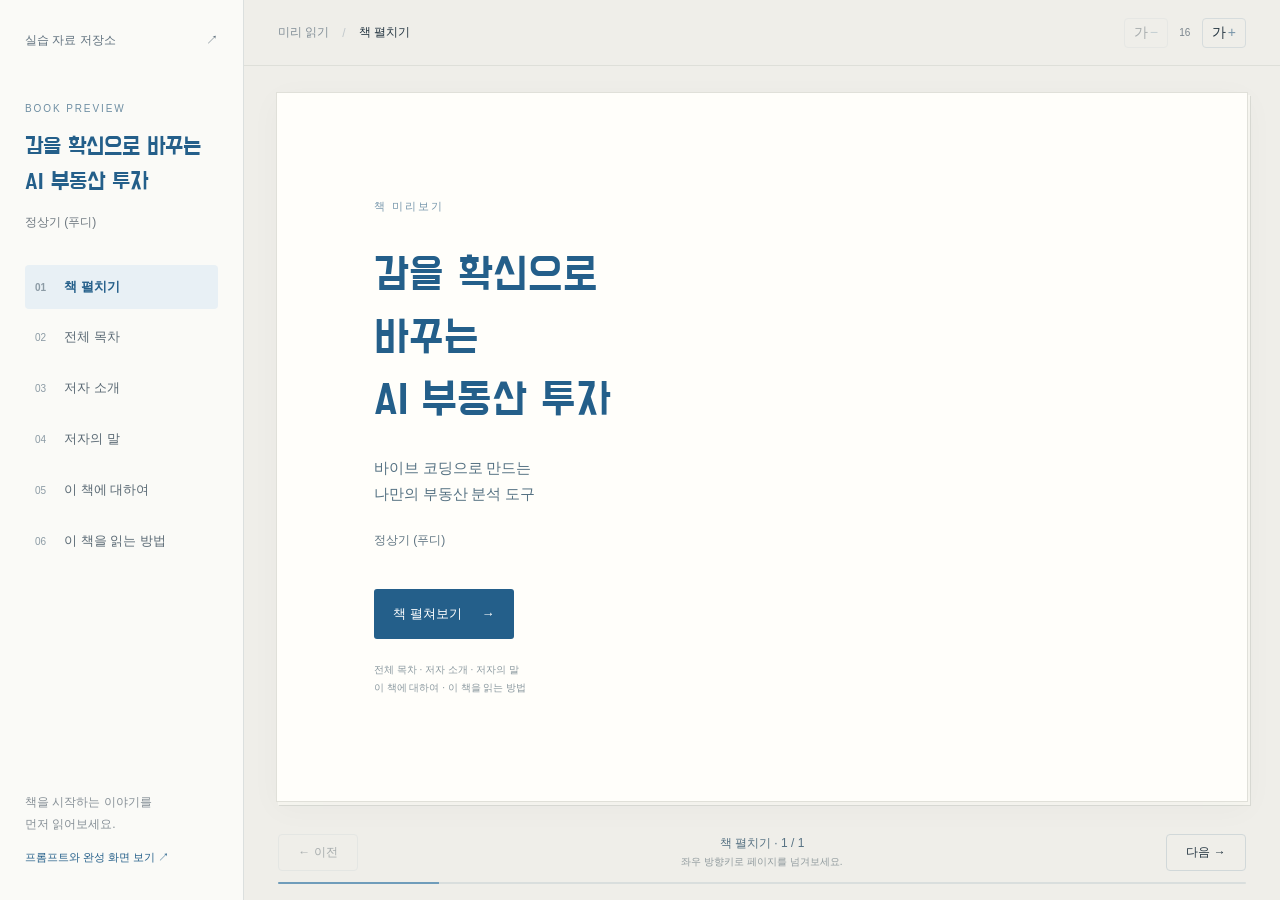
<file: preview/index.html>
<!doctype html>
<html lang="ko">
<head>
  <meta charset="utf-8">
  <meta name="viewport" content="width=device-width,initial-scale=1,viewport-fit=cover">
  <meta name="description" content="『감을 확신으로 바꾸는 AI 부동산 투자』의 전체 목차와 저자 소개, 저자의 말, 이 책에 대하여, 이 책을 읽는 방법을 미리 읽어보세요.">
  <meta name="theme-color" content="#f3f2ed">
  <title>책 미리보기 · 감을 확신으로 바꾸는 AI 부동산 투자</title>
  <link rel="stylesheet" href="reader.css">
</head>
<body>
  <a href="#reader" class="skip-link">본문으로 건너뛰기</a>
  <div class="app">
    <aside class="sidebar" id="sidebar" aria-label="미리보기 목차">
      <a class="sidebar-home" href="https://github.com/foodie-repository/real-estate-investment-analysis-with-claude-code">실습 자료 저장소 <span aria-hidden="true">↗</span></a>
      <div class="sidebar-book"><span>BOOK PREVIEW</span><p>감을 확신으로 바꾸는<br>AI 부동산 투자</p><small>정상기 (푸디)</small></div>
      <nav id="section-nav" aria-label="읽을 부분 선택"></nav>
      <div class="sidebar-bottom"><p>책을 시작하는 이야기를<br>먼저 읽어보세요.</p><a href="https://github.com/foodie-repository/real-estate-investment-analysis-with-claude-code#책의-목차">프롬프트와 완성 화면 보기 <span aria-hidden="true">↗</span></a></div>
    </aside>
    <button class="menu-backdrop" id="menu-backdrop" aria-label="목차 닫기" hidden></button>
    <main class="main">
      <header class="toolbar">
        <div class="toolbar-location"><button id="menu-toggle" class="icon-button menu-toggle" aria-controls="sidebar" aria-expanded="false" aria-label="미리보기 목차 열기"><span aria-hidden="true">☰</span></button><span class="toolbar-label">미리 읽기</span><span class="toolbar-divider" aria-hidden="true">/</span><span id="section-label">책 펼치기</span></div>
        <div class="font-controls" role="group" aria-label="본문 글자 크기"><button id="font-smaller" aria-label="글자 작게">가<span aria-hidden="true">−</span></button><span id="font-label" aria-live="polite">16</span><button id="font-larger" aria-label="글자 크게">가<span aria-hidden="true">+</span></button></div>
      </header>
      <div class="reading-stage" id="reading-stage">
        <div class="paper" id="paper">
          <div class="book-viewport" id="reader" tabindex="0" role="region" aria-label="책 미리보기 본문" aria-describedby="reader-help"><article class="book-flow" id="book-flow"></article></div>
        </div>
        <noscript><p class="no-script">페이지 넘김에는 JavaScript가 필요합니다. <a href="https://github.com/foodie-repository/real-estate-investment-analysis-with-claude-code#책의-목차">저장소에서 목차와 실습 자료를 확인할 수 있습니다.</a></p></noscript>
      </div>
      <footer class="reader-footer">
        <div class="navigation-row"><button id="previous" class="page-button" aria-label="이전 페이지"><span aria-hidden="true">←</span><span class="button-word"> 이전</span></button><div class="page-status"><span id="page-label" role="status" aria-live="polite">미리보기를 준비하고 있습니다.</span><small id="reader-help">좌우 방향키로 페이지를 넘겨보세요.</small></div><button id="next" class="page-button" aria-label="다음 페이지"><span class="button-word">다음 </span><span aria-hidden="true">→</span></button></div>
        <div class="progress-track" role="progressbar" aria-label="미리보기 읽기 진행" aria-valuemin="0" aria-valuemax="100" aria-valuenow="0" id="progress"><span id="progress-fill"></span></div>
      </footer>
    </main>
  </div>
  <script id="book-content" type="application/json">[{"id": "title", "title": "책 펼치기", "blocks": ["<div class=\"book-cover\"><p class=\"cover-eyebrow\">책 미리보기<\/p>\n<h1>감을 확신으로<br>바꾸는<br>AI 부동산 투자<\/h1>\n<p class=\"cover-subtitle\">바이브 코딩으로 만드는<br>나만의 부동산 분석 도구<\/p>\n<p class=\"cover-author\">정상기 (푸디)<\/p>\n<button type=\"button\" class=\"cover-open\" data-start>책 펼쳐보기 <span aria-hidden=\"true\">→<\/span><\/button>\n<p class=\"cover-note\">전체 목차 · 저자 소개 · 저자의 말<br>이 책에 대하여 · 이 책을 읽는 방법<\/p><\/div>"]}, {"id": "contents", "title": "전체 목차", "blocks": ["<h1>목차<\/h1>", "<h3 id=\"저자-소개\">저자 소개<\/h3>\n", "<h3 id=\"저자의-말\">저자의 말<\/h3>\n", "<h3 id=\"이-책에-대하여\">이 책에 대하여<\/h3>\n", "<div class=\"body-list\"><ul>\n<li>AI 대변혁의 시대<\/li>\n<li>부동산 투자 도구로 성장한 2026년의 AI<\/li>\n<li>단일 지표 투자 공식의 위험성<\/li>\n<li>프롬프트를 넘어 데이터 분석 자동화로<\/li>\n<\/ul>\n<\/div>", "<h3 id=\"이-책을-읽는-방법\">이 책을 읽는 방법<\/h3>\n", "<div class=\"body-list\"><ul>\n<li>이 책에서 완성할 여섯 가지 분석 도구<\/li>\n<li>시작하기 전에 준비할 것<\/li>\n<li>장별 구성과 읽는 순서<\/li>\n<li>프롬프트와 AI 답변을 읽는 법<\/li>\n<li>실습이 막혔을 때<\/li>\n<\/ul>\n<\/div>", "<h3 id=\"1부-바이브-코딩으로-부동산-데이터-분석-시작하기\">1부. 바이브 코딩으로 부동산 데이터 분석 시작하기<\/h3>\n", "<div class=\"body-paragraph\"><p><strong>1장. AI로 시작하는 데이터 기반 부동산 투자<\/strong><\/p>\n<\/div>", "<div class=\"body-list\"><ul>\n<li>1.1 자산 형성에서 부동산 투자의 역할<\/li>\n<li>1.2 정보와 감을 넘어 데이터로 판단하기<\/li>\n<li>1.3 손품·프롭테크의 한계와 AI가 바꾼 분석 방식<\/li>\n<li>1.4 바이브 코딩으로 나만의 부동산 분석 시작하기<\/li>\n<\/ul>\n<\/div>", "<div class=\"body-paragraph\"><p><strong>2장. 클로드 코드와 안티그래비티로 실습 환경 만들기<\/strong><\/p>\n<\/div>", "<div class=\"body-list\"><ul>\n<li>2.1 터미널의 역할과 기본 명령어<\/li>\n<li>2.2 파이썬 설치<\/li>\n<li>2.3 안티그래비티 IDE 설치<\/li>\n<li>2.4 클로드 코드 설치<\/li>\n<li>2.5 바이브 코딩 첫 경험<\/li>\n<li>2.6 프로젝트 환경 구축<\/li>\n<li>2.7 분석 도구 설치<\/li>\n<li>2.8 설치 확인과 첫 실행<\/li>\n<li>2.9 클로드 코드와 효과적으로 협업하는 법<\/li>\n<\/ul>\n<\/div>", "<div class=\"body-paragraph\"><p><strong>3장. 실거래가·KB부동산 데이터를 자동으로 모으고 다듬기<\/strong><\/p>\n<\/div>", "<div class=\"body-list\"><ul>\n<li>3.1 아파트 실거래가 데이터 수집<\/li>\n<li>3.2 KB부동산 통계 데이터 수집<\/li>\n<li>3.3 공동주택 정보 수집<\/li>\n<li>3.4 좌표 데이터 수집<\/li>\n<li>3.5 경계지도 수집<\/li>\n<li>3.6 데이터 수집 자동화<\/li>\n<li>3.7 아파트 실거래가 데이터 전처리<\/li>\n<\/ul>\n<\/div>", "<h3 id=\"2부-관심단지와-지역을-데이터로-분석하는-도구-만들기\">2부. 관심단지와 지역을 데이터로 분석하는 도구 만들기<\/h3>\n", "<div class=\"body-paragraph\"><p><strong>4장. 관심단지 실거래가를 자동으로 추적하는 시트 만들기<\/strong><\/p>\n<\/div>", "<div class=\"body-list\"><ul>\n<li>4.1 관심단지 시세 추적을 자동화하는 이유<\/li>\n<li>4.2 관심단지 트래킹을 설계하는 프롬프트<\/li>\n<li>4.3 구글 시트를 연결하고 대화로 관심단지 관리하기<\/li>\n<li>4.4 전세가율과 전고점 대비로 매수 후보 좁히기<\/li>\n<\/ul>\n<\/div>", "<div class=\"body-paragraph\"><p><strong>5장. 매수 시점별 아파트 수익률 계산기 만들기<\/strong><\/p>\n<\/div>", "<div class=\"body-list\"><ul>\n<li>5.1 매수 시점별 수익률 비교와 계산 기준<\/li>\n<li>5.2 수익률 계산기를 설계하는 프롬프트<\/li>\n<li>5.3 단지별·시점별 수익률 시트 만들기<\/li>\n<li>5.4 매수 시점·기간·면적에 따라 달라지는 수익률 비교<\/li>\n<\/ul>\n<\/div>", "<div class=\"body-paragraph\"><p><strong>6장. KB부동산 지수로 시장 흐름을 읽는 지도 대시보드 만들기<\/strong><\/p>\n<\/div>", "<div class=\"body-list\"><ul>\n<li>6.1 지도에서 읽는 지역 간 가격 확산<\/li>\n<li>6.2 KB부동산 대시보드를 설계하는 프롬프트<\/li>\n<li>6.3 KB부동산 대시보드를 실행하고 말로 고치기<\/li>\n<li>6.4 매매·전세·전세가율·거래량으로 읽는 시장 사이클<\/li>\n<\/ul>\n<\/div>", "<div class=\"body-paragraph\"><p><strong>7장. 거래량 지도로 지역 대장 단지를 찾는 대시보드 만들기<\/strong><\/p>\n<\/div>", "<div class=\"body-list\"><ul>\n<li>7.1 사람들의 실제 선택을 보여주는 지표<\/li>\n<li>7.2 거래량 지도 대시보드를 설계하는 프롬프트<\/li>\n<li>7.3 주소·좌표 연결과 거래량 순위를 AI에게 검증받기<\/li>\n<li>7.4 거래량 순위 지도를 실행하고 말로 고치기<\/li>\n<li>7.5 거래량과 회전율로 지역별 거래 흐름 읽기<\/li>\n<\/ul>\n<\/div>", "<div class=\"body-paragraph\"><p><strong>8장. 실거래가로 단지별 가격·갭을 비교하는 대시보드 만들기<\/strong><\/p>\n<\/div>", "<div class=\"body-list\"><ul>\n<li>8.1 여러 단지를 같은 기준으로 비교하기<\/li>\n<li>8.2 가격·갭 대시보드를 설계하는 프롬프트<\/li>\n<li>8.3 단지 연결과 대표가격을 AI에게 검증받기<\/li>\n<li>8.4 비교표·산점도·상자그림으로 단지 비교하기<\/li>\n<li>8.5 AI와 함께 매수 검토 단지 탐색하기<\/li>\n<\/ul>\n<\/div>", "<div class=\"body-paragraph\"><p><strong>9장. 단지 가격·거래량 대시보드와 AI 투자 분석 보고서 만들기<\/strong><\/p>\n<\/div>", "<div class=\"body-list\"><ul>\n<li>9.1 가격과 거래량을 함께 분석하는 이유<\/li>\n<li>9.2 가격·거래량 대시보드를 설계하는 프롬프트<\/li>\n<li>9.3 평형 계산·이상 거래 처리와 차트를 AI에게 검증받기<\/li>\n<li>9.4 가격·거래량 대시보드를 실행하고 말로 고치기<\/li>\n<li>9.5 단지 추세를 읽고 AI 투자 분석 보고서 만들기<\/li>\n<\/ul>\n<\/div>", "<h3 id=\"부록-대시보드를-점검하고-내-질문에-맞게-분석-확장하기\">부록. 대시보드를 점검하고 내 질문에 맞게 분석 확장하기<\/h3>\n", "<div class=\"body-paragraph\"><p><strong>부록 1. 부동산 데이터를 제대로 읽는 시각화 기본 원칙<\/strong><\/p>\n<\/div>", "<div class=\"body-list\"><ul>\n<li>질문과 기준이 분명한 좋은 차트<\/li>\n<li>차트보다 먼저 숫자 확인하기<\/li>\n<li>목적에 맞는 차트 고르기<\/li>\n<li>차트의 과장 여부 확인하기<\/li>\n<li>관찰과 해석 분리하기<\/li>\n<li>이 책에서 만든 대시보드에 적용하기<\/li>\n<li>AI에게 차트 검수를 맡길 때 쓰는 프롬프트<\/li>\n<li>한 페이지 체크리스트<\/li>\n<li>판단의 재료로 쓰는 차트<\/li>\n<\/ul>\n<\/div>", "<div class=\"body-paragraph\"><p><strong>부록 2. 책의 프롬프트를 바꾸어 나만의 대시보드 만들기<\/strong><\/p>\n<\/div>", "<div class=\"body-list\"><ul>\n<li>고칠 것인가, 새로 만들 것인가<\/li>\n<li>책의 문안에서 가져올 것, 바꿀 것, 뺄 것<\/li>\n<li>AI와 대화해 요구사항을 한 장으로 정리하기<\/li>\n<li>문안 점검과 첫 대시보드 만들기<\/li>\n<li>숫자를 원자료와 대조하기<\/li>\n<li>최종 문안을 저장하고 다른 질문으로 넓히기<\/li>\n<li>반복할 절차를 스킬로 저장하기<\/li>\n<li>이미 아는 사례로 스킬 확인하기<\/li>\n<li>처음 보는 질문에 같은 스킬 쓰기<\/li>\n<li>내 질문으로 바꾸고 확인하기<\/li>\n<\/ul>\n<\/div>", "<div class=\"body-paragraph\"><p><strong>부록 3. 세금까지 따져보는 매수와 매도<\/strong><\/p>\n<\/div>", "<div class=\"body-list\"><ul>\n<li>AI는 어떻게 도구를 사용하는가<\/li>\n<li>세금 법령 조회와 부동산 계산기 사용 준비하기<\/li>\n<li>AI의 질문에 답하며 내 상황 정리하기<\/li>\n<li>지역과 거래일에 맞는 계산 조건 확인하기<\/li>\n<li>기존 집을 팔고 새 집을 살 때의 세금과 필요자금 계산하기<\/li>\n<li>여러 주택의 매도 순서를 바꾸어 비교하기<\/li>\n<li>반복 계산을 자동화하고 다시 실행하기<\/li>\n<li>계산 결과를 확인하고 투자 판단에 활용하기<\/li>\n<\/ul>\n<\/div>", "<div class=\"body-paragraph\"><p><strong>부록 4. 실습에 다시 쓰는 참고 자료<\/strong><\/p>\n<\/div>", "<div class=\"body-list\"><ul>\n<li>용어 찾아보기<\/li>\n<li>장별 프롬프트 찾아보기와 후속 요청<\/li>\n<\/ul>\n<\/div>", "<h3 id=\"에필로그\">에필로그<\/h3>\n"]}, {"id": "author", "title": "저자 소개", "blocks": ["<h1 id=\"저자-소개\">저자 소개<\/h1>\n", "<div class=\"body-paragraph\"><p>지은이_ 정상기 (푸디)<\/p>\n<\/div>", "<div class=\"body-paragraph\"><p>데이터와 시각화를 통해 시장의 흐름을 읽어내는 데이터 분석가이자 실전 부동산 투자자다. 태블로<sup>Tableau<\/sup>를 비롯한 다양한 분석 도구를 활용해 복잡한 수치와 지표를 이해하기 쉬운 인사이트로 정리해 왔으며, 부동산과 거시경제 데이터 속에서 투자 판단에 필요한 핵심 신호를 포착하는 데 집중해 왔다. 숫자를 해석하는 분석가의 시선과 현장에서 검증해 온 투자자의 감각을 바탕으로 시장을 입체적으로 읽어내는 것이 특징이다.<\/p>\n<\/div>", "<div class=\"body-paragraph\"><p>최근에는 클로드 코드<sup>Claude Code<\/sup>, 코덱스, 제미나이<sup>Gemini<\/sup> 같은 AI 에이전트를 데이터 분석과 자동화 워크플로우에 적극적으로 접목하고 있다. 단순히 AI가 주는 답을 소비하는 데 그치지 않고, 문제를 구조화하고 AI가 제대로 이해하고 실행할 수 있도록 필요한 정보와 작업 흐름을 설계해 더 정확하고 실행 가능한 결과를 만들어 내는 과정에 몰두하고 있다. 전작 『<a href=\"https://www.yes24.com/product/goods/197068685\" target=\"_blank\" rel=\"noopener noreferrer\">난생처음 AI x 부동산 with 클로드, 제미나이, 챗GPT, 퍼플렉시티<\/a>』를 공동 집필하며 AI 기반 투자 분석의 가능성을 소개했고, 이번 책에서는 그 경험을 바탕으로 바이브 코딩<sup>Vibe Coding<\/sup>을 활용한 새로운 투자 리서치 방법론을 제안한다.<\/p>\n<\/div>"]}, {"id": "author-note", "title": "저자의 말", "blocks": ["<h1 id=\"저자의-말\">저자의 말<\/h1>\n", "<div class=\"body-paragraph\"><p><strong>정답을 건네기보다, 스스로 판단할 수 있는 힘을<\/strong><\/p>\n<\/div>", "<div class=\"body-paragraph\"><p>요즘 부동산에 관심을 갖고 공부하는 사람들이 많습니다. 주변에서도 비교할 지역이나 조건이 바뀔 때마다 여러 프롭테크 서비스를 오가며 필요한 데이터를 일일이 복사해 붙여 넣는 동료들을 자주 보았습니다. 그 모습을 보면서 바이브 코딩을 활용해 쌓은 경험과 시행착오를 나누어야겠다고 생각했습니다.<\/p>\n<\/div>", "<div class=\"body-paragraph\"><p>프롭테크는 흩어져 있던 실거래가와 시세, 매물, 학군과 교통 정보를 한곳에 모아 누구나 쉽게 볼 수 있게 했습니다. 다만 대부분의 서비스는 제공자가 미리 정한 지표와 화면을 중심으로 정보를 보여줍니다. 원하는 지역과 단지를 조회하기는 편리하지만, 각자의 질문에 맞춰 데이터를 조합하거나 분석 기준을 자유롭게 바꾸기는 어렵습니다. “가격은 오르는데 거래량은 왜 줄어들고 있을까?”, “비슷하게 움직이던 두 지역은 언제부터 무슨 이유로 흐름이 달라졌을까?”와 같은 질문에 답하려면 결국 데이터를 다시 모아 비교하고 스스로 해석해야 합니다.<\/p>\n<\/div>", "<div class=\"body-paragraph\"><p>전작 《<a href=\"https://www.yes24.com/product/goods/197068685\" target=\"_blank\" rel=\"noopener noreferrer\">난생처음 AI x 부동산 with 클로드, 제미나이, 챗GPT, 퍼플렉시티<\/a>》를 함께 집필하면서 생성형 AI가 부동산 투자 분석의 진입 장벽을 크게 낮출 가능성을 확인했습니다. 자연어로 질문하며 시장 상황을 분석하고 정부 정책을 정리하며 지역과 단지를 비교할 수 있다는 점은 분명 큰 변화였습니다. 이번 책에서는 그 경험을 실제 데이터 수집과 분석, 시각화로 확장했습니다. AI에게 답을 얻는 데서 그치지 않고, 필요한 데이터를 직접 모아 원하는 기준으로 분석하고 대시보드를 통해 시장의 변화를 꾸준히 관찰하는 방법을 다룹니다.<\/p>\n<\/div>", "<div class=\"body-paragraph\"><p>AI의 진짜 가치는 답변을 빨리 내놓는 데만 있지 않습니다. 생성형 AI의 답변은 새로운 관점을 얻는 좋은 출발점이지만, 중요한 투자 판단으로 이어가려면 어떤 데이터와 가정에 근거했는지 확인해야 합니다. 실제 데이터를 분석하고 차트와 지도에 나타내면 숫자만 볼 때 놓쳤던 관계가 드러납니다. 눈에 띄는 변화가 보이면 AI에게 원인을 묻고 관련 지표를 추가해 다시 분석할 수 있습니다. 다른 설명과 반대 근거도 함께 확인할 수 있습니다.<\/p>\n<\/div>", "<div class=\"body-paragraph\"><p>프롭테크가 데이터를 보여주는 창이라면, AI와 연결된 분석 환경은 그 데이터를 바탕으로 질문하고 실험하는 작업대에 가깝습니다. 대시보드에서 기간과 지역, 단지와 지표를 바꾸어 가며 시장의 변화를 비교하고, 새로 생긴 질문을 다시 분석에 반영할 수 있습니다. 이 과정을 통해 정해진 화면을 보는 데 머물지 않고, 각자의 질문에 맞는 분석을 직접 설계할 수 있습니다.<\/p>\n<\/div>", "<div class=\"body-paragraph\"><p>데이터 분석가이자 투자자로서 바이브 코딩으로 부동산 데이터를 수집하고 분석하며 반복 작업을 자동화해 왔습니다. 가격과 거래량의 변화는 차트와 지도에 나타내고, 대시보드로 시장의 흐름을 꾸준히 관찰했습니다. 이 방식의 효용성은 실제 작업을 통해 확인했습니다. 남은 고민은 그 경험과 시행착오를 어떻게 정리해야 전문 개발자가 아닌 독자도 자신만의 분석 체계를 만들 수 있을지였습니다. 그래서 실제 데이터를 수집하는 단계부터 분석과 시각화, 대시보드 구축, AI와의 상호작용까지 직접 따라갈 수 있는 순서로 이 책을 구성했습니다.<\/p>\n<\/div>", "<div class=\"body-paragraph\"><p>책 제목을 《감을 확신으로 바꾸는 AI 부동산 투자》라고 정한 까닭도 여기에 있습니다. 여기서 말하는 확신은 특정 지역의 가격이 반드시 오르리라는 믿음이 아닙니다. 막연한 직감을 하나의 가설로 세우고 데이터와 시각화로 검증한 뒤, 왜 이런 판단을 내렸는지 스스로 설명할 수 있는 상태를 뜻합니다. 어떤 조건이 달라지면 판단을 다시 검토해야 하는지도 알고 있어야 합니다. 근거가 부족하면 처음의 생각을 내려놓고, 새로운 데이터가 나오면 생각을 바꿀 수 있어야 합니다. 확신은 고집과 다릅니다.<\/p>\n<\/div>", "<div class=\"body-paragraph\"><p>이 책은 코딩 전문가를 위한 책이 아닙니다. 프롭테크의 정보를 조회하는 데서 한 걸음 더 나아가 자신만의 기준으로 시장을 비교하고 싶은 분, 반복되는 손품을 줄여 분석 체계를 만들고 싶은 분을 위해 썼습니다. 이 책에서 만드는 대시보드는 숫자를 보기 좋게 꾸민 결과물이 아니라 시장에 질문을 던지고 답을 여러 각도에서 확인하는 분석 도구입니다. 다른 사람의 해석에만 기대지 않고 필요한 자료를 직접 분석하고 검증한 뒤, 각자의 상황에 맞는 결정을 내리는 힘을 기르는 것이 이 책의 목표입니다.<\/p>\n<\/div>", "<div class=\"body-paragraph\"><p>AI와 데이터도 최종 판단을 대신하지 않습니다. 데이터의 출처와 집계 기준을 확인하고, 차트에서 발견한 패턴을 다른 지표와 함께 검증해야 합니다. 전문가의 의견 역시 유용한 참고 자료이지만, 누군가의 확신이 스스로 내려야 할 판단과 그에 따른 책임까지 대신해 주지는 않습니다. 직접 데이터를 다루고 질문하고 확인하는 일을 꾸준히 반복할 때 주체적으로 판단하는 힘이 길러집니다.<\/p>\n<\/div>", "<div class=\"body-paragraph\"><p>처음부터 거창한 시스템을 만들 필요는 없습니다. 관심 있는 지역의 실거래가를 불러오고 작은 차트 하나를 완성하는 것부터 시작하면 됩니다. 시장에 대한 감이 생기더라도 곧바로 확신하기보다 먼저 데이터로 확인해 보셨으면 합니다. 여러 신호를 비교하고 AI에게 다른 설명과 반대 근거를 물으며, 어떤 조건에서 판단을 바꿔야 하는지도 살펴보시기 바랍니다. 이런 습관이 쌓일 때 막연한 감은 비로소 데이터와 논리로 설명할 수 있는 확신이 됩니다.<\/p>\n<\/div>", "<div class=\"body-paragraph\"><p>이 책은 정답을 대신 말해주지 않습니다. AI의 답을 데이터로 검증하고, 숫자 속 관계를 시각화로 발견하고, 그 과정을 대시보드로 만들어 반복하는 방법을 알려드립니다. 프롭테크가 정보를 보는 방식을 바꾸었다면 AI와 바이브 코딩은 그 정보로 질문하고 분석하며 판단하는 방식을 바꾸고 있습니다. 독자 여러분도 이 변화를 직접 경험하기를 바랍니다.<\/p>\n<\/div>", "<div class=\"body-paragraph\"><p>마지막으로 주말에도 책을 쓰느라 충분히 놀아주지 못한 아빠를 이해하고 기다려 준 아들 서준이에게 고맙고 사랑한다는 말을 전합니다.<\/p>\n<\/div>", "<div class=\"body-paragraph\"><p>이 책의 내용을 비롯해 데이터와 시각화를 활용한 투자 분석에 관한 이야기를 함께 나누고 싶은 분은 언제든지 이메일로 연락해 주시기 바랍니다.<\/p>\n<\/div>", "<div class=\"body-paragraph\"><p><a href=\"mailto:datafoodie@naver.com\">datafoodie@naver.com<\/a><\/p>\n<\/div>"]}, {"id": "about", "title": "이 책에 대하여", "blocks": ["<h1 id=\"이-책에-대하여\">이 책에 대하여<\/h1>\n", "<h2 id=\"ai-대변혁의-시대\">AI 대변혁의 시대<\/h2>\n", "<div class=\"body-paragraph\"><p>2016년 3월, 알파고가 이세돌 9단을 4승 1패로 꺾었습니다. 많은 사람이 '인간이 기계에 졌다'고 받아들였습니다. 그 이후 약 10년 동안 바둑계는 큰 전환을 겪었습니다. 예전에는 기사들의 경험과 감각이 중심이었다면, 이제는 AI가 제시하는 수를 해석하고 검증하며 자기 것으로 만드는 과정이 실력의 핵심이 되었습니다. 중요한 점은, 바둑이 AI에 넘어간 것이 아니라 바둑이 AI와 공존하는 법을 익혔다는 사실입니다.<\/p>\n<\/div>", "<div class=\"body-paragraph\"><p>지금 우리가 맞이한 부동산 투자 환경도 다르지 않습니다. 과거에는 발품과 손품을 많이 팔거나, 몇몇 전문가의 의견을 빨리 듣는 사람이 유리했습니다. 핵심은 데이터의 양이 아니라, 데이터를 해석하고 판단하는 능력이 사실상 소수 전문가에게 집중되어 있었다는 점입니다. 그래서 많은 개인 투자자는 정보가 있어도 스스로 검증하기보다, 주변의 말이나 전문가의 해석에 기대어 의사결정을 내리곤 했습니다. 이제는 상황이 달라졌습니다. 누구나 AI를 활용해 공개 지표와 거래 데이터를 스스로 정리하고, 가설을 검증하며, 판단 근거를 점검할 수 있습니다. 이 변화 앞에서 투자자가 던져야 할 질문은 명확합니다. \"누구 말을 믿을까?\"가 아니라 \"어떤 근거로 내가 판단할까?\"<\/p>\n<\/div>", "<div class=\"body-paragraph\"><p>AI는 그 질문에 답하도록 돕는 가장 현실적인 도구입니다. 지역 데이터 정리, 거래 흐름 비교, 가설 검증, 시나리오 점검까지, AI는 사람이 놓치기 쉬운 패턴을 빠르게 드러내고 생각의 빈틈을 보여줍니다. 물론 최종 결정은 언제나 사람의 몫입니다. 그래서 필요한 태도는 <strong>AI에 맡기는 투자<\/strong>가 아니라 <strong>AI와 함께 더 깊이 생각하는 투자<\/strong>입니다.<\/p>\n<\/div>", "<div class=\"body-paragraph\"><p>이 책은 바로 그 전환을 위한 실전 안내서입니다. 전문가의 한마디를 따라가는 수동적 투자에서 벗어나, AI를 활용해 스스로 분석하고 스스로 결정하는 투자자로 이동하는 방법을 다룹니다. 바둑계가 그랬듯, 이제 부동산 투자도 AI와 공존하는 사람에게 더 유리한 게임이 되고 있습니다.<\/p>\n<\/div>", "<h2 id=\"부동산-투자-도구로-성장한-2026년의-ai\">부동산 투자 도구로 성장한 2026년의 AI<\/h2>\n", "<div class=\"body-paragraph\"><p>\"AI가 대단하다는 건 알겠는데, 아직은 이르지 않나?\"<\/p>\n<\/div>", "<div class=\"body-paragraph\"><p>불과 2년 전만 해도 그 말이 맞았습니다. 2024년 초의 AI는 그럴듯한 말을 잘 만들어냈지만, 정작 신뢰하기는 어려웠습니다. 없는 사실을 지어내는 일이 잦았고, 복잡한 계산은 틀리기 일쑤였으며, 긴 문서를 주면 중간 내용을 빠뜨리곤 했습니다. 신기하긴 한데 실무에 쓰기엔 아직이라는 평가가 지배적이었습니다.<\/p>\n<\/div>", "<div class=\"body-paragraph\"><p>하지만 2026년 현재 AI는 2년 전과 비교해볼 때, 할 수 있는 일의 범위가 눈에 띄게 넓어졌습니다.<\/p>\n<\/div>", "<div class=\"body-paragraph\"><p>적절한 지시를 주면 AI는 공공데이터 API 기반 수집·분석 코드 초안을 작성하고, 정부정책 자료·연구보고서·뉴스의 핵심을 정리해 줍니다. 특정 조건에 맞는 예상 수익률 시뮬레이션도 몇 분이면 만들어냅니다. 임장을 다녀온 뒤 현장 메모를 전달하면, 시세와 개발 호재까지 반영한 임장 보고서 초안도 빠르게 정리해 줍니다.<\/p>\n<\/div>", "<div class=\"body-paragraph\"><p>무엇보다 큰 변화는 소통의 방식입니다. 전문 개발자 수준의 문법 지식이 없어도, 일상 언어로 질문하고 요구사항을 구체화하면 실무에 쓸 분석 초안을 빠르게 만들 수 있습니다. \"현재 자금 상황이 이런데, A 지역과 B 지역 중 어디가 더 유리할까? 세금 문제까지 고려해서 비교해 줘\"라고 물으면, AI는 두 지역의 장단점과 세후 수익률 가정을 비교한 결과를 정리해 줍니다.<\/p>\n<\/div>", "<div class=\"body-paragraph\"><p>더 이상 AI의 한계를 이유로 도입을 미룰 수 있는 시기가 아닙니다. 이제 AI는 특별한 무기가 아니라, 엑셀이나 인터넷 검색처럼 당연히 쓰는 기본 도구가 되어가고 있습니다. 엑셀을 안 쓰는 직장인이 업무에서 불리하듯, AI를 활용하지 않는 투자자는 같은 시간에 더 적은 정보로 판단할 수밖에 없습니다.<\/p>\n<\/div>", "<div class=\"body-paragraph\"><p>지금이 시작하기에 좋은 시점인 이유도 분명합니다. AI 도구는 상당히 발전되었고, 진입 장벽은 그 어느 때보다 낮아졌습니다. 이 기회를 먼저 활용하는 사람과 그렇지 않은 사람의 차이는 시간이 갈수록 커질 가능성이 높습니다.<\/p>\n<\/div>", "<h2 id=\"단일-지표-투자-공식의-위험성\">단일 지표 투자 공식의 위험성<\/h2>\n", "<div class=\"body-paragraph\"><p>부동산 시장의 역사를 데이터로 깊게 분석해보면 분명해지는 사실이 있습니다. <strong>한두 개 지표만으로 통하는 만능 공식<\/strong>은 없습니다.<\/p>\n<\/div>", "<div class=\"body-paragraph\"><p>거래량, 전세가율, 입주물량은 분명 중요한 신호입니다. 하지만 이 지표들만 보고 투자 결론을 내리면 시장을 지나치게 단편적으로 해석하게 됩니다. 같은 거래량 증가라도 금리 국면, 대출 규제, 지역별 수요 구조, 공급의 질과 양, 매수 심리에 따라 의미는 전혀 달라질 수 있습니다. 전세가율이 높다는 이유만으로 안전하다고 볼 수도 없고, 입주물량이 많다는 이유만으로 무조건 하락을 단정할 수도 없습니다.<\/p>\n<\/div>", "<div class=\"body-paragraph\"><p>결국 부동산 투자는 단순 산수가 아니라 <strong>고차방정식<\/strong>에 가깝습니다. 여러 변수가 서로 영향을 주고받고, 같은 변수라도 시점과 지역에 따라 다른 결과를 만듭니다. 그래서 단일 지표 공식에 기대는 투자는 판단을 쉽게 만들어 주는 대신, 실패 확률을 키울 위험이 있습니다.<\/p>\n<\/div>", "<div class=\"body-paragraph\"><p>필요한 것은 정답 공식이 아니라 판단 체계입니다. 여러 지표를 함께 읽고, 서로 충돌하는 신호를 검증하고, 시나리오별 리스크를 점검하는 과정이 결국 성패를 가릅니다. AI는 바로 이 복잡한 판단 과정을 더 빠르고 촘촘하게 수행하도록 돕는 도구입니다.<\/p>\n<\/div>", "<h2 id=\"프롬프트를-넘어-데이터-분석-자동화로\">프롬프트를 넘어 데이터 분석 자동화로<\/h2>\n", "<div class=\"body-paragraph\"><p>필자의 전작 『<a href=\"https://www.yes24.com/product/goods/197068685\" target=\"_blank\" rel=\"noopener noreferrer\">난생처음 AI x 부동산 with 클로드, 제미나이, 챗GPT, 퍼플렉시티<\/a>』는 AI를 처음 접하는 투자자를 위한 입문서였습니다. 챗GPT, 제미나이 같은 AI 채팅 앱에서 프롬프트만으로 거시경제와 정부정책을 분석하고, 자신의 예산에 맞는 지역과 단지를 선정하고, 임장 체크리스트를 작성하는 등의 방법을 다루었습니다. 코드는 한 줄도 쓰지 않았습니다. 프롬프트만으로도 놀라울 만큼 많은 것을 할 수 있다는 것을 보여주는 것이 그 책의 목표였습니다.<\/p>\n<\/div>", "<div class=\"body-paragraph\"><p>전작에서 소개한 프롬프트는 AI와 대화하며 투자 분석을 시작하는 강력한 출발점이었습니다. 바이브 코딩은 그 경험을 데이터와 실행의 영역으로 한 걸음 더 확장합니다. 필요한 데이터를 직접 수집하고, 수천만 건의 실거래가를 원하는 기준으로 분석하며, 여러 지역의 흐름을 차트와 지도에서 비교할 수 있습니다. 반복 작업을 자동화하고 대시보드로 꾸준히 관찰하는 체계를 갖추면, AI와의 대화는 일회성 답변을 넘어 자신만의 분석 환경으로 이어집니다.<\/p>\n<\/div>", "<div class=\"body-paragraph\"><p>이번 책은 그 확장 과정을 직접 따라갈 수 있도록 구성했습니다.<\/p>\n<\/div>", "<div class=\"body-paragraph\"><p>이를 위해 우리는 <strong>바이브 코딩<\/strong>이라는 새로운 방식을 사용합니다. 바이브 코딩이란 AI에 자연어로 원하는 것을 설명하면, AI가 코드를 작성해주는 개발 방식입니다. 프로그래밍 문법을 외울 필요가 없습니다. \"이 API에서 서울 아파트 실거래가를 수집해서 데이터베이스에 저장해줘\"라고 말하면 AI가 코드를 만들고 실행하며, 오류가 나면 수정안을 제시하거나 직접 수정을 시도합니다. 실행 결과는 반드시 직접 확인해야 합니다. AI와 대화하면서 자연스럽게 데이터 수집, 전처리, 분석, 시각화의 전 과정을 경험하게 됩니다.<\/p>\n<\/div>", "<div class=\"body-paragraph\"><p>이 책을 마치면 다음과 같은 것들을 직접 할 수 있게 됩니다.<\/p>\n<\/div>", "<div class=\"body-list\"><ul>\n<li>공공데이터 API에서 아파트 실거래가와 KB 데이터를 수집하여 나만의 데이터베이스를 구축합니다<\/li>\n<li>특정 지역의 가격 흐름과 거래량 추이를 차트로 시각화하고 해석합니다<\/li>\n<li>관심 단지의 가격 변동을 추적하는 대시보드를 만들어 반복 모니터링합니다<\/li>\n<li>여러 지역·단지의 가격과 매매·전세 갭을 비교하고, AI와 차이의 이유를 검토하여 매수 검토 후보를 정리합니다<\/li>\n<li>전세가율, 수익률 등을 계산하여 투자 판단의 근거를 만듭니다<\/li>\n<li>거래량 데이터를 지도 위에 표시하여 시계열 변화에 따른 지역별 거래 흐름과 선호도를 한눈에 파악합니다<\/li>\n<li>대시보드 시각화 차트를 AI에 전달하여, 정책·경제·수급·심리까지 반영한 종합 투자 분석 보고서를 작성합니다<\/li>\n<\/ul>\n<\/div>", "<div class=\"body-paragraph\"><p>부록에서는 클로드 코드와 함께 부동산 관련 법령을 찾아보고 부동산 계산기로 예상 세액을 계산해 봅니다. 이 과정에서 AI에 외부 도구를 연결하는 MCP, AI가 웹페이지를 열고 값을 입력하는 브라우저 유즈, 자주 쓰는 작업 절차를 AI가 불러 쓰도록 정리한 스킬의 쓰임을 익힙니다.<\/p>\n<\/div>", "<div class=\"body-paragraph\"><p>핵심은 코딩 실력을 키우는 것이 아닙니다. <strong>데이터를 직접 다루는 경험을 통해, 남의 해석에 기대지 않고 스스로 판단할 수 있는 힘을 기르는 것<\/strong>입니다. 유튜버가 \"이 지역이 뜬다\"고 말할 때, 실거래가 데이터를 직접 꺼내서 확인할 수 있는 사람과 그렇지 못한 사람의 차이는 큽니다.<\/p>\n<\/div>", "<div class=\"body-paragraph\"><p>이 책의 실습 프로젝트를 따라하다 보면, 점진적으로 자신만의 부동산 투자 분석 시스템을 구축할 수 있을 것입니다. 지면의 한계로 모든 것을 다루지는 못하지만, 이 책에서 익힌 원리와 기술을 바탕으로 스스로 더 고도화된 분석 시스템을 확장해 나갈 수 있을 것입니다.<\/p>\n<\/div>", "<div class=\"body-paragraph\"><p>그리고 이 책에서 익히는 바이브 코딩은 부동산 분석에만 쓰이는 기술이 아닙니다. AI에 말로 설명해서 원하는 결과를 만들어내는 능력은 어디에든 적용됩니다. 회사에서 매달 반복하는 보고서를 자동화할 수도 있고, 매출 데이터를 직접 분석해서 의사결정에 활용할 수도 있습니다. 바이브 코딩은 부동산 투자를 위한 도구이자, 동시에 AI 시대를 살아가는 데 필요한 기본 역량입니다.<\/p>\n<\/div>", "<div class=\"body-paragraph\"><p>이 책에서 다루는 바이브 코딩과 데이터 분석은 바로 그 토대가 되는 기술입니다. 이 기초를 탄탄히 다져두면, 어느새 AI라는 가장 든든한 도구를 손에 쥔, 더 이상 복잡한 시장 앞에서도 흔들리지 않는 단단한 투자자로 성장한 자신을 발견하게 될 것입니다.<\/p>\n<\/div>"]}, {"id": "reading-guide", "title": "이 책을 읽는 방법", "blocks": ["<h1 id=\"이-책을-읽는-방법\">이 책을 읽는 방법<\/h1>\n", "<div class=\"body-paragraph\"><p>이 책은 코딩을 한 번도 해보지 않은 독자를 기준으로 썼습니다. 처음 보는 도구와 용어가 많지만, 필요한 설명은 해당하는 장에서 하나씩 합니다. 본격적으로 시작하기 전에 이 책에서 무엇을 만들게 되는지 완성 화면으로 먼저 보여드리고, 무엇을 준비하고 어떤 순서로 읽으면 좋은지, 실습이 막혔을 때 어디를 보면 되는지 안내합니다.<\/p>\n<\/div>", "<h2 id=\"이-책에서-완성할-여섯-가지-분석-도구\">이 책에서 완성할 여섯 가지 분석 도구<\/h2>\n", "<div class=\"body-paragraph\"><p>이 책은 이론서가 아닙니다. 처음부터 끝까지 직접 만들어보는 실습서입니다. 책을 다 읽고 나면, 여러분의 컴퓨터에는 데이터를 자동으로 모으는 수집 시스템과 그 데이터로 시장과 단지를 분석하는 여섯 가지 도구가 갖춰져 있을 것입니다.<\/p>\n<\/div>", "<h3 id=\"모든-도구의-바탕-데이터-자동-수집-시스템\">모든 도구의 바탕: 데이터 자동 수집 시스템<\/h3>\n", "<div class=\"body-paragraph\"><p>공공데이터포털, KB부동산, 국토교통부 API에서 아파트 실거래가, 전월세, 매매가격지수 등의 데이터를 자동으로 수집하여 데이터베이스에 저장하는 시스템입니다. 한 번 설정하면 매일 자동으로 최신 데이터가 쌓입니다. 3장에서 만드는 이 수집 시스템 위에서, 4장부터 9장까지 다음 여섯 가지 분석 도구를 하나씩 만듭니다.<\/p>\n<\/div>", "<h3 id=\"1-관심단지-자동-트래킹-시스템4장\">1. 관심단지 자동 트래킹 시스템(4장)<\/h3>\n", "<div class=\"body-paragraph\"><p>관심 있는 아파트 단지들의 실거래가, 전세가, 전세가율, 전고점 대비 증감률을 자동으로 조회하고 계산하여 구글 시트에 기록하는 시스템입니다. 클로드 코드에 \"트래킹 실행해줘\" 한마디면 수십 개 단지의 시세가 한 번에 업데이트됩니다.<\/p>\n<\/div>", "<figure class=\"manual-figure\">\n<img src=\"assets/revision-image29.png\" alt=\"관심단지 자동 트래킹 시스템(4장), 구글 시트에 자동 기록된 트래킹 결과\">\n<figcaption class=\"manual-caption\">관심단지 자동 트래킹 시스템(4장), 구글 시트에 자동 기록된 트래킹 결과<\/figcaption>\n<\/figure>\n\n", "<h3 id=\"2-수익률-계산기5장\">2. 수익률 계산기(5장)<\/h3>\n", "<div class=\"body-paragraph\"><p>관심단지를 과거의 특정 시점에 샀다면 수익률이 어땠을지 실거래가로 계산해 구글 시트에 정리하는 도구입니다. 매수 시점과 보유 기간, 단지와 면적을 바꿔 가며 갭과 전세 레버리지에 따라 결과가 어떻게 달라지는지 비교합니다. 이렇게 여러 단지 가운데 어느 단지가 더 많이 올랐고 수익률이 높았는지 살펴보면서, 수익률이 높았던 단지들에서 반복되는 패턴을 찾아봅니다.<\/p>\n<\/div>", "<figure class=\"manual-figure\">\n<img src=\"assets/revision-image36.png\" alt=\"수익률 계산기(5장), 자동 생성된 수익률 비교 시트\">\n<figcaption class=\"manual-caption\">수익률 계산기(5장), 자동 생성된 수익률 비교 시트<\/figcaption>\n<\/figure>\n\n", "<h3 id=\"3-kb부동산-시각화-대시보드6장\">3. KB부동산 시각화 대시보드(6장)<\/h3>\n", "<div class=\"body-paragraph\"><p>KB부동산에서 제공하는 매매가격지수, 전세가격지수, 전세가율 데이터를 지도 위에 색상으로 표현하는 대시보드입니다. 전국 시군구별 가격 변동과 거래량을 한눈에 비교할 수 있어, 지금 어느 지역이 오르고 있는가라는 거시적 질문에 시각적으로 답해줍니다.<\/p>\n<\/div>", "<figure class=\"manual-figure\">\n<img src=\"assets/revision-image61.png\" alt=\"KB부동산 시각화 대시보드(6장), 코로플레스 지도 2×2 배치\">\n<figcaption class=\"manual-caption\">KB부동산 시각화 대시보드(6장), 코로플레스<sup>Choropleth<\/sup> 지도 2×2 배치<\/figcaption>\n<\/figure>\n\n", "<figure class=\"manual-figure\">\n<img src=\"assets/revision-image51.png\" alt=\"KB부동산 시각화 대시보드(6장), 시계열 분석(선 그래프 + 히트맵)\">\n<figcaption class=\"manual-caption\">KB부동산 시각화 대시보드(6장), 시계열 분석(선 그래프 + 히트맵)<\/figcaption>\n<\/figure>\n\n", "<h3 id=\"4-거래량-지도-대시보드7장\">4. 거래량 지도 대시보드(7장)<\/h3>\n", "<div class=\"body-paragraph\"><p>거래량에는 사람들의 실제 선택이 남습니다. 오래 고민한 끝에 매수 버튼을 누른 결과가 숫자로 쌓이는 것입니다. 이 대시보드는 거래량을 지도 위에 올려, 사람들이 실제로 어디에 돈을 썼는지를 시각화합니다. 단지 규모를 보정하는 회전율까지 더해 선호도, 선호의 이동, 엑시트 가능성까지 한눈에 읽을 수 있습니다.<\/p>\n<\/div>", "<figure class=\"manual-figure\">\n<img src=\"assets/revision-ch07_trade_map_preview.png\" alt=\"거래량 지도 대시보드(7장), 포인트 마커 지도\">\n<figcaption class=\"manual-caption\">거래량 지도 대시보드(7장), 포인트 마커<sup>Marker<\/sup> 지도<\/figcaption>\n<\/figure>\n\n", "<h3 id=\"5-실거래가-가격갭-비교-대시보드8장\">5. 실거래가 가격·갭 비교 대시보드(8장)<\/h3>\n", "<div class=\"body-paragraph\"><p>여러 지역의 단지를 한 표에 놓고 매매가격, 신규 전세가격, 갭과 고점 대비 수준을 비교하는 도구입니다. 정렬과 필터를 바꾸며 눈에 띄는 단지를 찾고, AI와 과거 이력과 외부 자료를 확인해 그 차이의 이유를 검토합니다. 8장에서는 비교 근거와 다음 확인 사항이 있는 후보 목록을 만듭니다.<\/p>\n<\/div>", "<figure class=\"manual-figure\">\n<img src=\"assets/revision-ch08_price_gap_preview.png\" alt=\"실거래가 가격·갭 비교 대시보드(8장), 서울·경기·인천의 30평대 가격·갭 비교표와 비교 조건을 고르는 사이드바\">\n<figcaption class=\"manual-caption\">실거래가 가격·갭 비교 대시보드(8장), 여러 지역의 아파트를 함께 보는 비교표<\/figcaption>\n<\/figure>\n\n", "<h3 id=\"6-가격-및-거래량-대시보드9장\">6. 가격 및 거래량 대시보드(9장)<\/h3>\n", "<div class=\"body-paragraph\"><p>특정 지역, 특정 단지의 매매가와 거래량 추이를 한눈에 보여주는 대시보드입니다. 가격과 거래량을 함께 보면 매수 타이밍을 판단하는 데 결정적인 힌트를 얻을 수 있습니다. 9장에서는 이 대시보드와 6·7장의 화면을 AI에 전달해 종합 투자 분석 보고서를 작성하는 방법도 다룹니다.<\/p>\n<\/div>", "<figure class=\"manual-figure\">\n<img src=\"assets/revision-image58.png\" alt=\"가격 및 거래량 대시보드(9장), 시계열 차트\">\n<figcaption class=\"manual-caption\">가격 및 거래량 대시보드(9장), 시계열 차트<\/figcaption>\n<\/figure>\n\n", "<div class=\"body-paragraph\"><p>이 여섯 가지 도구는 각각 독립적으로 활용할 수 있지만, 함께 사용하면 더욱 강력한 투자 판단 체계가 됩니다.<\/p>\n<\/div>", "<h2 id=\"시작하기-전에-준비할-것\">시작하기 전에 준비할 것<\/h2>\n", "<div class=\"body-paragraph\"><p>실습을 시작하기 전에 다음 네 가지를 확인합시다. 설치와 발급 방법은 모두 본문에서 차례대로 안내하므로, 지금은 무엇이 필요한지만 알아두면 됩니다.<\/p>\n<\/div>", "<div class=\"body-list\"><ul>\n<li><strong>컴퓨터<\/strong>: 윈도우 10(64bit) 이상 또는 macOS 13 이상이 설치된 컴퓨터가 필요합니다. 메모리가 8GB여도 실습할 수 있지만 16GB라면 여유롭게 진행할 수 있습니다. 자세한 사양은 2.1절에서 확인합니다.<\/li>\n<li><strong>클로드 유료 구독<\/strong>: 클로드 코드는 무료 플랜에서 사용할 수 없으므로 최소 Pro 플랜에 가입해야 합니다. 실습하는 기간에만 구독하고 끝나면 해지해도 됩니다. 요금과 가입 방법은 2.4절에서 안내합니다.<\/li>\n<li><strong>구글 계정<\/strong>: 안티그래비티 IDE에 로그인할 때와 4·5장에서 결과를 구글 시트에 기록할 때 사용합니다.<\/li>\n<li><strong>무료 API 키<\/strong>: 3장에서 공공데이터포털, 카카오, V-World의 API 키를 발급받습니다. 모두 무료이며 각 절의 안내를 따라 하면 됩니다.<\/li>\n<\/ul>\n<\/div>", "<h2 id=\"장별-구성과-읽는-순서\">장별 구성과 읽는 순서<\/h2>\n", "<div class=\"body-paragraph\"><p>처음 읽는다면 1장부터 순서대로 읽기를 권합니다. 1장에서는 데이터로 투자를 판단해야 하는 이유와 이 책에서 만들 도구를 소개합니다.<\/p>\n<\/div>", "<div class=\"body-paragraph\"><p><strong>2장<\/strong>에서는 실습에 필요한 도구를 설치합니다. 낯선 이름이 많지만, 2장에서 하나씩 차근차근 안내하니 지금은 이런 것들을 쓰는구나 정도만 알아둡시다.<\/p>\n<\/div>", "<div class=\"body-list\"><ul>\n<li><strong>파이썬<\/strong><sup>Python<\/sup>: AI가 작성하는 코드가 실행되는 프로그래밍 언어<\/li>\n<li><strong>안티그래비티 IDE<\/strong>: 코드를 편집하고 AI와 대화하는 에디터<\/li>\n<li><strong>클로드 코드<\/strong>: 말로 시키면 코드를 작성해주는 AI 코딩 도구<\/li>\n<li><strong>덕DB<\/strong>: 수십만 건의 거래 데이터를 저장하고 조회하는 초고속 데이터베이스<\/li>\n<li><strong>스트림릿<\/strong>: 파이썬으로 웹 대시보드를 만드는 시각화 도구<\/li>\n<\/ul>\n<\/div>", "<div class=\"body-paragraph\"><p><strong>3장<\/strong>에서는 분석의 기반이 되는 데이터를 수집하고 정제합니다. 공공 API에서 실거래가 데이터를 가져오고, 분석에 적합한 형태로 가공하는 과정을 배웁니다. 여기서 구축한 데이터 파이프라인은 이후 모든 프로젝트의 기반이 됩니다.<\/p>\n<\/div>", "<div class=\"body-paragraph\"><p><strong>4~9장<\/strong>은 각각 하나의 도구를 완성하는 미니 프로젝트입니다. 매 프로젝트마다 왜 이 분석이 필요한가로 시작하여, AI에 전달할 프롬프트를 설계하고, 데이터를 탐색하고, 시트 자동화 도구나 대시보드를 구축하고, 실제 투자에 활용하는 방법까지 하나의 흐름으로 진행됩니다.<\/p>\n<\/div>", "<div class=\"body-paragraph\"><p>4~9장은 관심 있는 장부터 골라 읽을 수 있습니다. 다만 모든 장이 2장에서 만든 실습 환경과 3장에서 모은 데이터를 사용하므로, 2장과 3장은 건너뛰지 않습니다. 장마다 필요한 준비는 다음 표와 같습니다.<\/p>\n<\/div>", "<div class=\"table-window\"><table>\n<thead>\n<tr>\n<th>장<\/th>\n<th>만드는 결과물<\/th>\n<th>필요한 데이터와 준비<\/th>\n<\/tr>\n<\/thead>\n<tbody>\n<tr>\n<td>4장<\/td>\n<td>관심단지 자동 트래킹 시스템<\/td>\n<td>실거래가(3.1절), 공동주택 기본정보(3.3절), 구글 시트 서비스 계정(4.3절)<\/td>\n<\/tr>\n<tr>\n<td>5장<\/td>\n<td>수익률 계산기<\/td>\n<td>실거래가, 공동주택 기본정보, 구글 시트 서비스 계정(4장에서 만든 설정을 재사용)<\/td>\n<\/tr>\n<tr>\n<td>6장<\/td>\n<td>KB부동산 시각화 대시보드<\/td>\n<td>KB부동산 통계(3.2절), 실거래가, 시군구 경계지도와 V-World API 키(3.5절)<\/td>\n<\/tr>\n<tr>\n<td>7장<\/td>\n<td>거래량 지도 대시보드<\/td>\n<td>실거래가, 공동주택 기본정보, 주소별 좌표(3.4절)<\/td>\n<\/tr>\n<tr>\n<td>8장<\/td>\n<td>실거래가 가격·갭 비교 대시보드<\/td>\n<td>실거래가. 공동주택 기본정보가 있으면 세대수까지 표시<\/td>\n<\/tr>\n<tr>\n<td>9장<\/td>\n<td>가격 및 거래량 대시보드<\/td>\n<td>실거래가. 8장 대시보드가 있으면 두 화면을 연결<\/td>\n<\/tr>\n<\/tbody>\n<\/table>\n<\/div>", "<div class=\"body-paragraph\"><p>독자의 상황에 따라 다음 경로로 시작해도 좋습니다.<\/p>\n<\/div>", "<div class=\"table-window\"><table>\n<thead>\n<tr>\n<th>독자<\/th>\n<th>지금의 고민<\/th>\n<th>추천 경로<\/th>\n<\/tr>\n<\/thead>\n<tbody>\n<tr>\n<td>코딩이 처음인 독자<\/td>\n<td>정말 따라 할 수 있을까<\/td>\n<td>1장부터 순서대로. 2.5절의 바이브 코딩 첫 경험을 꼭 직접 해봅니다<\/td>\n<\/tr>\n<tr>\n<td>완성된 결과부터 보고 싶은 독자<\/td>\n<td>무엇을 만들게 되는가<\/td>\n<td>앞의 완성 화면에서 관심 가는 결과물을 고른 뒤 2장부터<\/td>\n<\/tr>\n<tr>\n<td>특정 도구만 필요한 독자<\/td>\n<td>원하는 도구만 만들 수 있을까<\/td>\n<td>2장 → 3장 → 위 표에서 필요한 데이터를 확인한 뒤 해당 장<\/td>\n<\/tr>\n<tr>\n<td>개발 도구가 익숙한 독자<\/td>\n<td>어디를 건너뛰어도 될까<\/td>\n<td>2.8절의 체크리스트로 설치 상태만 확인 → 2.9절 → 3장<\/td>\n<\/tr>\n<\/tbody>\n<\/table>\n<\/div>", "<div class=\"body-paragraph\"><p>부록은 궁금한 내용부터 골라 읽어도 좋습니다. 6~9장에서 만든 차트와 지도를 보며 어느 지역이 더 많이 올랐는지, 거래가 어디에 몰렸는지 비교할 때는 부록 1을 함께 읽어 보세요. 지금 사는 집을 팔고 새 집을 사려면 세금을 포함해 얼마를 더 준비해야 하는지 궁금하다면 부록 3의 실습을 따라가 보세요.<\/p>\n<\/div>", "<h2 id=\"프롬프트와-ai-답변을-읽는-법\">프롬프트와 AI 답변을 읽는 법<\/h2>\n", "<div class=\"body-paragraph\"><p>실습에 필요한 짧은 요청은 해당 절에 실었습니다. 4~9장의 분석 도구 제작 프롬프트는 본문에서 구성과 설계 이유를 설명합니다. 전체 문안은 GitHub의 장별 파일과 별도 PDF <a href=\"https://github.com/foodie-repository/real-estate-investment-analysis-with-claude-code/blob/main/prompts/README.md#프롬프트-전문-모음집-pdf\" target=\"_blank\" rel=\"noopener noreferrer\">「프롬프트 전문 모음집」<\/a>으로 제공합니다. 책을 읽으며 실제 문안을 살펴보거나 해설과 대조할 때는 PDF를 펼쳐 보고, 실습할 때는 GitHub에서 해당 장의 파일을 내려받거나 문안 전체를 복사해 사용합니다.<\/p>\n<\/div>", "<div class=\"body-paragraph\"><p>같은 프롬프트를 사용해도 AI가 만드는 파일명, 데이터 저장 방식, 변수명과 코드 구조는 달라질 수 있습니다. 그래서 본문은 특정 코드를 정답처럼 비교하지 않고, AI에게 요청할 내용과 직접 확인할 결과를 중심으로 설명합니다. 처음에는 프롬프트를 그대로 따라 하고, 익숙해지면 자신의 분석 관점을 반영해 요구사항을 바꿔봅시다. 책의 프롬프트를 출발점으로 삼아 새 대시보드를 만드는 과정은 부록 2 「책의 프롬프트를 바꾸어 나만의 대시보드 만들기」에서 하나의 예로 처음부터 끝까지 보여줍니다.<\/p>\n<\/div>", "<div class=\"body-paragraph\"><p>전체 문안 파일과 본문의 상자는 역할을 구분해 읽습니다.<\/p>\n<\/div>", "<div class=\"body-list\"><ul>\n<li><strong>프롬프트 전체 문안<\/strong>: 각 도구를 만들기 위해 AI에게 전달하는 요구사항입니다. PDF 모음집과 GitHub의 장별 파일에는 같은 문안이 담겨 있습니다. 실습에서는 해당 장의 파일 하나를 프로젝트 폴더에 저장하고 클로드 코드 입력창에서 <code>@<\/code>로 선택하거나, 파일의 문안 전체를 복사해 붙여 넣습니다.<\/li>\n<li><strong>사용자 요청<\/strong>과 <strong>AI 답변<\/strong>: 실습 과정에서 실제로 AI와 나눈 대화입니다. 책을 읽는 데 혼동이 없도록 장 참조와 일부 표기를 정리했습니다. 같은 요청을 보내도 AI의 답변 문장과 수치는 데이터와 시점에 따라 달라집니다.<\/li>\n<li><strong>궁금해요!<\/strong>: 처음 나오는 용어나 개념을 짧게 설명합니다.<\/li>\n<li><strong>NOTE<\/strong>와 <strong>TIP<\/strong>: 주의할 점과 실습을 편하게 하는 요령입니다.<\/li>\n<\/ul>\n<\/div>", "<div class=\"body-paragraph\"><p>실습 자료에는 참고용 완성 코드도 있습니다. 실습이 막혔을 때 참고하되, AI가 만든 파일명이나 코드 구조가 예제와 달라도 요구한 기능과 계산 기준이 맞는지 확인하는 것이 중요합니다.<\/p>\n<\/div>", "<blockquote>\n<div class=\"body-paragraph\"><p>NOTE 실습 자료 이용하기<\/p>\n<\/div><div class=\"materials-access\">\n<a href=\"https://foodie-repository.github.io/real-estate-investment-analysis-with-claude-code/materials/\" aria-label=\"실습 자료 안내 페이지 열기\" target=\"_blank\" rel=\"noopener noreferrer\"><img src=\"assets/revision-materials_qr.png\" alt=\"실습 자료 안내 페이지로 연결되는 QR 코드\"><\/a>\n<div>\n<div class=\"body-paragraph\"><p>QR 코드나 아래 주소로 접속하면 「프롬프트 전문 모음집」 PDF와 장별 프롬프트 파일을 받을 수 있습니다.<\/p>\n<\/div><div class=\"body-paragraph\"><p>해설과 전체 문안을 함께 읽을 때는 PDF를, 실습할 때는 해당 장의 전문을 선택해 복사하세요. 별도의 구매 인증 없이 이용할 수 있습니다.<\/p>\n<\/div><\/div>\n<\/div>\n\n<div class=\"body-paragraph\"><p><a href=\"https://foodie-repository.github.io/real-estate-investment-analysis-with-claude-code/materials/\" target=\"_blank\" rel=\"noopener noreferrer\">https://foodie-repository.github.io/real-estate-investment-analysis-with-claude-code/materials/<\/a><\/p>\n\n<\/div><\/blockquote>\n", "<h2 id=\"실습이-막혔을-때\">실습이 막혔을 때<\/h2>\n", "<div class=\"body-paragraph\"><p>실습을 하다 보면 오류를 반드시 만납니다. 당황하지 말고 다음 순서로 확인합시다.<\/p>\n<\/div>", "<div class=\"body-list\"><ol type=\"1\">\n<li><strong>오류 메시지를 그대로 클로드 코드에 붙여 넣습니다.<\/strong> \"에러가 나요\"라고만 말하지 말고, 무엇을 했고 무엇이 나왔으며 무엇을 기대했는지 함께 적습니다. 화면이 이상하면 캡처한 이미지를 보여줍니다. 자세한 방법은 2.9절에서 다룹니다.<\/li>\n<li><strong>필요한 데이터가 준비되었는지 확인합니다.<\/strong> 데이터를 찾을 수 없다는 안내가 나오면 위의 장별 준비 표를 보고 3장의 해당 절로 돌아가 수집 결과를 확인합니다.<\/li>\n<li><strong>AI가 원하지 않는 방향으로 고쳤다면 되돌립니다.<\/strong> 잘못된 코드 위에 계속 덧붙이지 말고, 깃으로 작업 전 상태로 되돌린 뒤 요청을 다듬어 다시 시도합니다. 이 방법도 2.9절에서 다룹니다.<\/li>\n<li><strong>용어나 프롬프트의 위치가 기억나지 않으면 부록을 찾아봅니다.<\/strong> 부록 4 「실습에 다시 쓰는 참고 자료」에 용어 설명과 장별 프롬프트 위치, 후속 요청 예시를 모았습니다.<\/li>\n<li><strong>깃허브의 완성 사례와 비교합니다.<\/strong> 내 결과와 구현 방식은 달라도 같은 기능이 어떻게 동작하는지 확인할 수 있습니다.<\/li>\n<\/ol>\n<\/div>", "<div class=\"body-paragraph\"><p>준비가 되었다면 1장에서 왜 이제는 감이 아니라 데이터로 판단해야 하는지부터 살펴봅시다.<\/p>\n<\/div>"]}]</script>
  <script src="reader.js" defer></script>
</body>
</html>
</file>
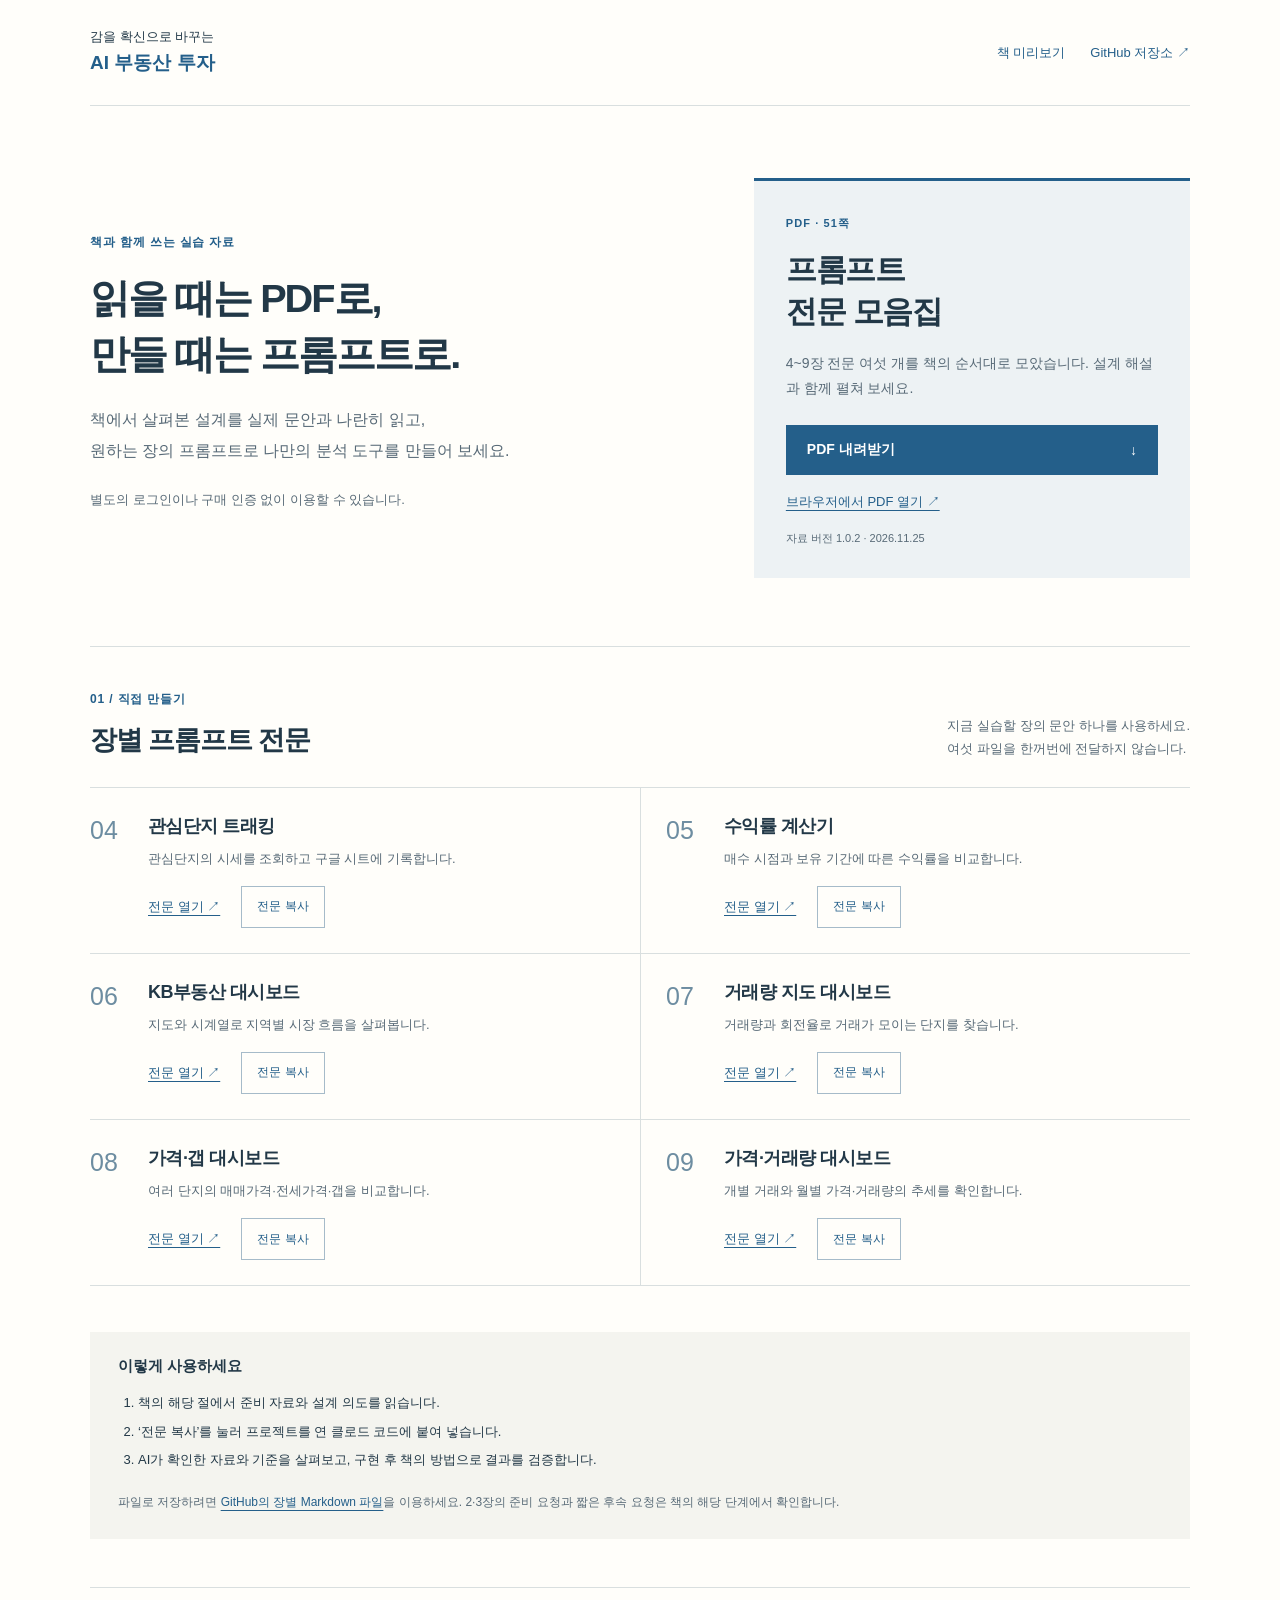
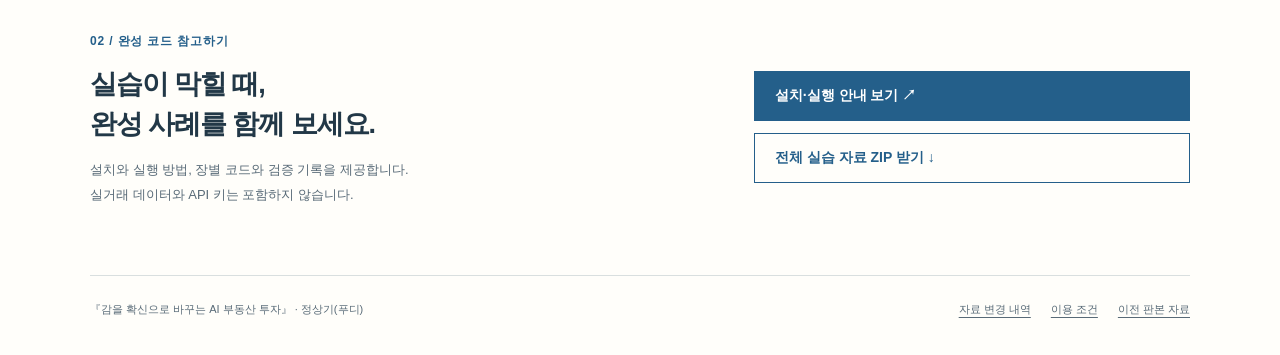
<file: preview/materials/index.html>
<!doctype html>
<html lang="ko">
<head>
<meta charset="utf-8">
<meta name="viewport" content="width=device-width,initial-scale=1">
<meta name="description" content="『감을 확신으로 바꾸는 AI 부동산 투자』의 프롬프트 전문 PDF, 장별 문안과 참고용 완성 코드를 받으세요.">
<title>실습 자료 | 감을 확신으로 바꾸는 AI 부동산 투자</title>
<link rel="stylesheet" href="materials.css">
<script src="materials.js" defer></script>
</head>
<body>
<a class="skip" href="#main">자료 안내로 바로 가기</a>
<header class="site-header"><a href="../" class="book-name">감을 확신으로 바꾸는<br><strong>AI 부동산 투자</strong></a><nav aria-label="주요 안내"><a href="../">책 미리보기</a><a href="https://github.com/foodie-repository/real-estate-investment-analysis-with-claude-code">GitHub 저장소 ↗</a></nav></header>
<main id="main">
<section class="hero" aria-labelledby="title"><div><p class="eyebrow">책과 함께 쓰는 실습 자료</p><h1 id="title">읽을 때는 PDF로,<br>만들 때는 프롬프트로.</h1><p class="lead">책에서 살펴본 설계를 실제 문안과 나란히 읽고,<br class="wide"> 원하는 장의 프롬프트로 나만의 분석 도구를 만들어 보세요.</p><p class="free-note">별도의 로그인이나 구매 인증 없이 이용할 수 있습니다.</p></div><aside class="pdf-card" aria-labelledby="pdf-title"><span class="file-type">PDF · 51쪽</span><h2 id="pdf-title">프롬프트<br> 전문 모음집</h2><p>4~9장 전문 여섯 개를 책의 순서대로 모았습니다. 설계 해설과 함께 펼쳐 보세요.</p><a class="button primary" href="files/prompt_collection.pdf" download="프롬프트_전문_모음집.pdf">PDF 내려받기 <span aria-hidden="true">↓</span></a><a class="pdf-open" href="files/prompt_collection.pdf" target="_blank" rel="noopener">브라우저에서 PDF 열기 ↗</a><small>자료 버전 1.0.2 · 2026.11.25</small></aside></section>
<section class="prompts" aria-labelledby="prompts-title"><div class="section-heading"><div><p class="eyebrow">01 / 직접 만들기</p><h2 id="prompts-title">장별 프롬프트 전문</h2></div><p>지금 실습할 장의 문안 하나를 사용하세요.<br> 여섯 파일을 한꺼번에 전달하지 않습니다.</p></div>
<div class="prompt-grid">
<article class="prompt-card"><span class="chapter">04</span><div><h3>관심단지 트래킹</h3><p>관심단지의 시세를 조회하고 구글 시트에 기록합니다.</p><div class="actions"><a href="files/prompt_ch04_tracking.md" target="_blank" rel="noopener">전문 열기 ↗</a><button data-copy="prompt_ch04_tracking.md" aria-label="4장 관심단지 트래킹 전문 복사">전문 복사</button></div></div></article>
<article class="prompt-card"><span class="chapter">05</span><div><h3>수익률 계산기</h3><p>매수 시점과 보유 기간에 따른 수익률을 비교합니다.</p><div class="actions"><a href="files/prompt_ch05_roi.md" target="_blank" rel="noopener">전문 열기 ↗</a><button data-copy="prompt_ch05_roi.md" aria-label="5장 수익률 계산기 전문 복사">전문 복사</button></div></div></article>
<article class="prompt-card"><span class="chapter">06</span><div><h3>KB부동산 대시보드</h3><p>지도와 시계열로 지역별 시장 흐름을 살펴봅니다.</p><div class="actions"><a href="files/prompt_ch06_kb_dashboard.md" target="_blank" rel="noopener">전문 열기 ↗</a><button data-copy="prompt_ch06_kb_dashboard.md" aria-label="6장 KB부동산 대시보드 전문 복사">전문 복사</button></div></div></article>
<article class="prompt-card"><span class="chapter">07</span><div><h3>거래량 지도 대시보드</h3><p>거래량과 회전율로 거래가 모이는 단지를 찾습니다.</p><div class="actions"><a href="files/prompt_ch07_trade_map.md" target="_blank" rel="noopener">전문 열기 ↗</a><button data-copy="prompt_ch07_trade_map.md" aria-label="7장 거래량 지도 전문 복사">전문 복사</button></div></div></article>
<article class="prompt-card"><span class="chapter">08</span><div><h3>가격·갭 대시보드</h3><p>여러 단지의 매매가격·전세가격·갭을 비교합니다.</p><div class="actions"><a href="files/prompt_ch08_price_gap.md" target="_blank" rel="noopener">전문 열기 ↗</a><button data-copy="prompt_ch08_price_gap.md" aria-label="8장 가격 갭 대시보드 전문 복사">전문 복사</button></div></div></article>
<article class="prompt-card"><span class="chapter">09</span><div><h3>가격·거래량 대시보드</h3><p>개별 거래와 월별 가격·거래량의 추세를 확인합니다.</p><div class="actions"><a href="files/prompt_ch09_price_volume.md" target="_blank" rel="noopener">전문 열기 ↗</a><button data-copy="prompt_ch09_price_volume.md" aria-label="9장 가격 거래량 대시보드 전문 복사">전문 복사</button></div></div></article>
</div><p id="copy-status" class="status" role="status" aria-live="polite"></p>
<div class="howto"><h3>이렇게 사용하세요</h3><ol><li>책의 해당 절에서 준비 자료와 설계 의도를 읽습니다.</li><li>‘전문 복사’를 눌러 프로젝트를 연 클로드 코드에 붙여 넣습니다.</li><li>AI가 확인한 자료와 기준을 살펴보고, 구현 후 책의 방법으로 결과를 검증합니다.</li></ol><p>파일로 저장하려면 <a href="https://github.com/foodie-repository/real-estate-investment-analysis-with-claude-code/tree/main/prompts">GitHub의 장별 Markdown 파일</a>을 이용하세요. 2·3장의 준비 요청과 짧은 후속 요청은 책의 해당 단계에서 확인합니다.</p></div></section>
<section class="code-section" aria-labelledby="code-title"><div><p class="eyebrow">02 / 완성 코드 참고하기</p><h2 id="code-title">실습이 막힐 때,<br>완성 사례를 함께 보세요.</h2><p>설치와 실행 방법, 장별 코드와 검증 기록을 제공합니다.<br>실거래 데이터와 API 키는 포함하지 않습니다.</p></div><div class="code-actions"><a class="button primary" href="https://github.com/foodie-repository/real-estate-investment-analysis-with-claude-code#완성-코드-실행하기">설치·실행 안내 보기 ↗</a><a class="button secondary" href="https://github.com/foodie-repository/real-estate-investment-analysis-with-claude-code/archive/refs/heads/main.zip">전체 실습 자료 ZIP 받기 ↓</a></div></section>
</main>
<footer><p>『감을 확신으로 바꾸는 AI 부동산 투자』 · 정상기(푸디)</p><div><a href="https://github.com/foodie-repository/real-estate-investment-analysis-with-claude-code/blob/main/docs/CHANGES.md">자료 변경 내역</a><a href="https://github.com/foodie-repository/real-estate-investment-analysis-with-claude-code/blob/main/LICENSE">이용 조건</a><a href="https://github.com/foodie-repository/real-estate-investment-analysis-with-claude-code/blob/e801c93e20a3e7048cae2a7efcfa1d16378c076e/legacy/README.md">이전 판본 자료</a></div></footer>
</body></html>
</file>
<file: preview/reader.css>
@font-face{font-family:BookHeading;src:url("assets/DoHyeon-Regular.ttf") format("truetype");font-style:normal;font-weight:400;font-display:swap}
:root{--blue:#245f8a;--ink:#253642;--muted:#6e7880;--line:#dbdfde;--paper:#fffefa;--surround:#efeee9;--font-size:16px;--column-gap:72px;--column-width:440px;--flow-height:620px;color-scheme:light;font-family:-apple-system,BlinkMacSystemFont,"Apple SD Gothic Neo","Malgun Gothic",sans-serif;color:var(--ink);background:var(--surround)}
*{box-sizing:border-box}body{margin:0}button,a{-webkit-tap-highlight-color:transparent}button{font:inherit;color:inherit;cursor:pointer}a{color:var(--blue)}button:disabled{opacity:.35;cursor:default}button:focus-visible,a:focus-visible,[tabindex]:focus-visible{outline:3px solid #81b6d9;outline-offset:4px}button{touch-action:manipulation}.skip-link{position:fixed;left:12px;top:-80px;z-index:20;background:var(--blue);color:white;padding:12px}.skip-link:focus{top:12px}
.app{display:grid;grid-template-columns:244px minmax(0,1fr);height:100dvh;min-height:0;overflow:clip}.sidebar{background:#fafaf7;border-right:1px solid var(--line);padding:32px 25px;display:flex;flex-direction:column;overflow:auto;z-index:5}.sidebar-home{font-size:12px;text-decoration:none;color:#61727f;display:flex;justify-content:space-between}.sidebar-book{margin:49px 0 34px}.sidebar-book>span{font-size:10px;letter-spacing:.19em;color:#6e8ea3}.sidebar-book p{font-family:BookHeading,sans-serif;font-size:24px;line-height:1.45;color:var(--blue);margin:14px 0 12px}.sidebar-book small{font-size:12px;color:var(--muted)}#section-nav{display:flex;flex-direction:column;gap:6px}#section-nav button{display:flex;text-align:left;align-items:baseline;gap:12px;width:100%;background:none;border:0;border-radius:4px;padding:12px 10px;font-size:13px;line-height:1.6;color:#5a6974}#section-nav button span{font-size:10px;color:#8c9ba5;min-width:17px;font-variant-numeric:tabular-nums}#section-nav button[aria-current="page"]{color:var(--blue);background:#e8f0f5;font-weight:600}#section-nav button:hover{background:#edf1f1}.sidebar-bottom{margin-top:auto;padding-top:36px}.sidebar-bottom p{font-size:12px;color:#879097;line-height:1.8}.sidebar-bottom a{font-size:11px;text-decoration:none;line-height:1.8}.main{min-width:0;display:grid;grid-template-columns:minmax(0,1fr);grid-template-rows:66px minmax(0,1fr)86px;height:100dvh}.toolbar{display:flex;justify-content:space-between;align-items:center;padding:0 34px;border-bottom:1px solid #dedfd9;gap:12px}.toolbar-location{display:flex;align-items:center;gap:13px;font-size:12px;min-width:0}.toolbar-label{color:#849099;white-space:nowrap}.toolbar-divider{color:#c2c9cc}#section-label{white-space:nowrap;overflow:hidden;text-overflow:ellipsis}.font-controls{display:flex;align-items:center;gap:10px;flex-shrink:0}.font-controls button{border:1px solid #d6dcdd;border-radius:4px;background:transparent;padding:5px 9px;font-size:14px}.font-controls button span{margin-left:2px;color:#7895a9}.font-controls>span{font-size:10px;color:#7a858d;min-width:14px;text-align:center}.menu-toggle{display:none}.reading-stage{min-width:0;padding:26px 32px 12px;display:flex;justify-content:center;align-items:stretch;min-height:0;position:relative}.paper{width:100%;max-width:1100px;min-width:0;min-height:0;position:relative;background:var(--paper);border:1px solid #e0e0d9;box-shadow:0 7px 30px #29333c08,2px 3px 0 #f8f7f1,3px 4px 0 #dadbd5;padding:34px 44px;overflow:clip}.paper.spread::after{content:"";position:absolute;top:0;bottom:0;left:50%;width:24px;transform:translateX(-50%);background:linear-gradient(90deg,transparent,#2c323407 48%,#fff8 52%,transparent);pointer-events:none}.book-viewport{height:100%;width:100%;overflow:clip;position:relative;touch-action:pan-y}.book-flow{height:var(--flow-height);width:100%;column-width:var(--column-width);column-gap:var(--column-gap);column-fill:auto;transform:translateX(0);font-family:"KoPubWorld Batang","KoPubWorld바탕체","AppleMyungjo","Nanum Myeongjo","Batang",serif;font-size:var(--font-size);font-weight:400;line-height:1.8;word-break:keep-all;overflow-wrap:anywhere;transition:opacity .12s}.book-flow h1,.book-flow h2,.book-flow h3,.book-flow h4{font-family:BookHeading,-apple-system,sans-serif;font-weight:400;color:var(--blue);break-after:avoid;margin:1.3em 0 .65em;line-height:1.45;overflow-wrap:anywhere;word-break:keep-all}.book-flow h1{font-size:1.85em;margin:0 0 1em;padding-bottom:.55em;border-bottom:1px solid #a8bdc8}.book-flow h2{font-size:1.35em}.book-flow h3{font-size:1.14em}.book-flow p{margin:0;text-align:left}.body-paragraph{margin:0 0 .7em;break-inside:auto;orphans:2;widows:2}.body-list{margin:.7em 0;break-inside:auto}.book-flow ul,.book-flow ol{padding-left:1.2em;margin:.5em 0}.book-flow li{margin:.3em 0;break-inside:avoid}.book-flow sup{font-family:-apple-system,sans-serif;font-size:.65em;vertical-align:super}.book-flow strong{font-weight:700}.book-flow a{text-underline-offset:3px}.manual-figure{margin:1.1em 0;break-inside:avoid}.manual-figure img{width:100%;height:auto;max-height:calc(var(--flow-height) - 100px);object-fit:contain;display:block;cursor:zoom-in}.manual-caption{font-size:.72em;line-height:1.6;color:#637b85;margin-top:.6em;text-align:center}.manual-caption p{text-align:center}.image-enlarge{display:block;font-family:-apple-system,sans-serif;font-size:11px;line-height:1.5;text-align:right;margin-top:4px;color:#4f819b;text-decoration:none}.table-window{overflow:auto;max-width:100%;max-height:calc(var(--flow-height) - 16px);margin:8px 0;break-inside:avoid;overscroll-behavior:contain}.table-window::before{content:"표 안에서 좌우·위아래로 움직여 볼 수 있습니다.";display:block;font-family:-apple-system,sans-serif;font-size:10px;line-height:1.6;color:#75818a;margin-bottom:8px}.book-flow table{border-collapse:collapse;width:100%;min-width:460px;font-size:.75em;line-height:1.6}.book-flow th,.book-flow td{border:1px solid #d0dadc;padding:.5em .45em;vertical-align:top;word-break:normal;overflow-wrap:anywhere}.book-flow th{background:#edf1f3;font-weight:600;text-align:left}.book-flow tr{break-inside:avoid}.book-flow thead{display:table-header-group}.book-flow .toc-note{font-family:-apple-system,sans-serif;font-size:.72em;line-height:1.8;color:#75818a;margin-bottom:1.6em}.book-flow.is-contents{font-family:-apple-system,BlinkMacSystemFont,"Apple SD Gothic Neo",sans-serif;font-size:calc(var(--font-size) - 2px);line-height:1.75}.book-flow.is-contents h3{font-size:1.22em;border-left:3px solid #8fb0c4;padding-left:.65em}.book-flow.is-contents li{margin:.3em 0;list-style:none}.book-flow.is-contents ul{padding-left:0}.book-flow.is-contents p{margin:1.1em 0 .45em}.book-flow.is-contents li{color:#526574}.book-flow.is-contents h3:first-child{margin-top:0}.book-cover{height:var(--flow-height);display:flex;flex-direction:column;align-items:flex-start;justify-content:center;break-inside:avoid;max-width:100%;padding:0 6%}.book-cover .cover-eyebrow{font-family:-apple-system,sans-serif;font-size:11px;letter-spacing:.18em;color:#7696ab;margin-bottom:28px}.book-cover h1{font-family:BookHeading,sans-serif;font-size:clamp(30px,3.5vw,54px);border:0;line-height:1.4;margin:0 0 22px;padding:0}.book-cover .cover-subtitle{font-size:.94em;color:#567283;line-height:1.75}.book-cover .cover-author{font-family:-apple-system,sans-serif;font-size:12px;margin:22px 0;color:#607582}.cover-open{margin-top:16px;background:var(--blue);color:white;border:0;border-radius:3px;padding:13px 19px;font-family:-apple-system,sans-serif;font-size:13px;display:flex;gap:20px;align-items:center}.book-cover .cover-note{font-family:-apple-system,sans-serif;font-size:10px;line-height:1.8;color:#8a989f;margin-top:22px}.reader-footer{padding:14px 34px 11px;display:flex;flex-direction:column;justify-content:center;gap:11px}.navigation-row{display:flex;justify-content:space-between;align-items:center;gap:14px}.page-button{background:transparent;border:1px solid #d1d8d9;border-radius:4px;padding:9px 16px;font-size:12px;min-width:80px}.page-button:hover:not(:disabled){background:#e3eaf0}.page-status{text-align:center;min-width:0;line-height:1.4}.page-status>span{font-size:12px;color:#577283;display:block}.page-status small{display:block;font-size:10px;color:#919b9e;margin-top:4px}.progress-track{height:2px;background:#d9dedd;border-radius:2px;overflow:hidden}.progress-track span{display:block;height:100%;width:0;background:#6f9cba;transition:width .15s}.no-script{position:absolute;background:white;padding:30px;inset:0}.menu-backdrop{display:none}
@media(min-width:1450px){.reading-stage{padding:30px 46px 14px}.paper{padding:42px 48px}.toolbar,.reader-footer{padding-left:46px;padding-right:46px}}
@media(max-width:900px){.app{grid-template-columns:minmax(0,1fr)}.sidebar{position:fixed;inset:0 auto 0 0;width:268px;transform:translateX(-100%);transition:transform .18s;box-shadow:8px 0 30px #26364712}.sidebar.is-open{transform:translateX(0)}.menu-backdrop:not([hidden]){display:block;position:fixed;inset:0;z-index:4;background:#22374545;border:0}.menu-toggle{display:block;background:none;border:0;padding:5px;font-size:18px;line-height:1;margin-left:-5px}.toolbar{padding:0 22px}.reading-stage{padding:18px 22px 8px}.paper{max-width:750px;padding:32px 38px}.reader-footer{padding-left:22px;padding-right:22px}.book-cover h1{font-size:48px}}
@media(max-width:520px){:root{--column-gap:36px}.main{grid-template-rows:57px minmax(0,1fr)88px}.toolbar{padding:0 16px;gap:8px}.toolbar-location{gap:8px;font-size:11px}.toolbar-label,.toolbar-divider{display:none}.font-controls{gap:8px}.font-controls button{padding:5px 7px;font-size:13px}.reading-stage{padding:12px 12px 6px}.paper{padding:25px 24px 23px;border-radius:2px}.book-flow{line-height:1.8}.book-flow h1{font-size:1.6em}.book-flow h2{font-size:1.26em}.book-flow h3{font-size:1.12em}.book-cover{padding:0 2%}.book-cover h1{font-size:38px;line-height:1.4;margin-bottom:24px}.book-cover .cover-eyebrow{margin-bottom:24px}.book-cover .cover-subtitle{font-size:16px}.book-cover .cover-author{margin:22px 0 12px}.cover-open{padding:11px 16px;margin-top:12px}.book-cover .cover-note{font-size:10px;margin-top:20px}.reader-footer{padding:12px 18px max(12px,env(safe-area-inset-bottom));gap:10px}.page-button{padding:10px 13px;min-width:65px}.page-status>span{font-size:11px}.page-status small{font-size:9px}.book-flow.is-contents{font-size:calc(var(--font-size) - 3px)}}
@media(max-height:620px){.main{grid-template-rows:48px minmax(0,1fr)65px}.reading-stage{padding-top:8px}.paper{padding-top:15px;padding-bottom:15px}.reader-footer{padding-top:7px;padding-bottom:7px;gap:6px}.page-status small{display:none}.book-cover{padding:0 2%}.book-cover h1{font-size:27px;line-height:1.25;margin-bottom:8px}.book-cover .cover-eyebrow{margin-bottom:10px}.book-cover .cover-subtitle{font-size:13px;line-height:1.4}.book-cover .cover-author{margin:10px 0}.cover-open{margin-top:4px;padding:7px 12px}.book-cover .cover-note{display:none}}
@media(prefers-reduced-motion:reduce){*{transition:none!important;scroll-behavior:auto!important}}

@media(max-height:480px){.book-cover .cover-eyebrow{display:none}.book-cover h1{font-size:22px;line-height:1.15}.book-cover .cover-author{margin:6px 0}.book-cover .cover-subtitle{font-size:12px}.book-cover .cover-open{padding:6px 10px}.sidebar-book{margin:20px 0}.sidebar-bottom{padding-top:12px}}

@media(max-width:360px){.book-cover h1{font-size:30px}.book-cover .cover-eyebrow{margin-bottom:12px}.book-cover .cover-subtitle{font-size:14px}.book-cover .cover-author{margin:14px 0}.book-cover .cover-note{display:none}}

.book-flow .materials-access img{display:block;width:104px;max-width:100%;height:auto;margin:0 0 .65em}
</file>
<file: preview/materials/materials.css>
:root{color-scheme:light;--ink:#223847;--blue:#245f8a;--muted:#586a77;--paper:#fffefa;--line:#d9dfdf;font-family:-apple-system,BlinkMacSystemFont,"Apple SD Gothic Neo","Malgun Gothic",sans-serif;color:var(--ink);background:var(--paper)}*{box-sizing:border-box}body{margin:0}a{color:var(--blue);text-underline-offset:4px}button{font:inherit}a:focus-visible,button:focus-visible{outline:3px solid #bb7400;outline-offset:5px}.skip{position:absolute;left:20px;top:-100px;background:white;padding:15px;z-index:10}.skip:focus{top:12px}.site-header,main,footer{width:min(1100px,calc(100% - 64px));margin-inline:auto}.site-header{display:flex;align-items:center;justify-content:space-between;gap:24px;padding:27px 0;border-bottom:1px solid var(--line)}.book-name{text-decoration:none;font-size:13px;line-height:1.6;color:var(--ink)}.book-name strong{font-size:19px;color:var(--blue)}nav{display:flex;gap:25px;font-size:13px}nav a{text-decoration:none}.hero{display:grid;grid-template-columns:1.35fr 1fr;gap:75px;padding:72px 0 68px;align-items:center}.eyebrow{font-size:12px;font-weight:700;letter-spacing:.07em;color:var(--blue);margin:0 0 20px}h1{font-size:clamp(30px,3.1vw,45px);font-weight:700;line-height:1.4;letter-spacing:-.05em;margin:0 0 23px;word-break:keep-all}.lead{font-size:16px;line-height:1.9;color:var(--muted);word-break:keep-all}.free-note{font-size:13px;color:var(--muted);margin-top:25px}.pdf-card{background:#edf2f4;padding:32px;border-top:3px solid var(--blue)}.file-type{font-size:11px;font-weight:700;letter-spacing:.1em;color:var(--blue)}.pdf-card h2{font-size:31px;line-height:1.35;letter-spacing:-.04em;margin:18px 0}.pdf-card p{font-size:14px;line-height:1.8;color:var(--muted);margin:0 0 24px}.button{display:flex;justify-content:space-between;align-items:center;gap:12px;text-decoration:none;padding:15px 20px;font-size:14px;font-weight:600;border:1px solid var(--blue);min-height:48px}.primary{background:var(--blue);color:white}.primary:hover{background:#194d72}.secondary{background:transparent;color:var(--blue)}.secondary:hover{background:#edf2f4}.pdf-open{display:block;margin-top:18px;font-size:13px}.pdf-card small{display:block;font-size:11px;color:var(--muted);margin-top:20px}.prompts{padding:44px 0 48px;border-top:1px solid var(--line)}.section-heading{display:flex;justify-content:space-between;align-items:end;gap:32px;margin-bottom:26px}.section-heading .eyebrow{margin-bottom:12px}h2{font-size:27px;letter-spacing:-.04em;line-height:1.5;margin:0}.section-heading>p{font-size:13px;line-height:1.8;color:var(--muted);margin:0}.prompt-grid{display:grid;grid-template-columns:1fr 1fr;border-top:1px solid var(--line)}.prompt-card{display:flex;gap:22px;padding:26px 23px 25px 0;border-bottom:1px solid var(--line)}.prompt-card:nth-child(even){padding-left:25px;border-left:1px solid var(--line)}.chapter{font-size:25px;color:#6d8da1;font-variant-numeric:tabular-nums;line-height:1.3;min-width:36px}.prompt-card h3{font-size:18px;letter-spacing:-.03em;margin:0 0 10px}.prompt-card p{font-size:13px;line-height:1.7;color:var(--muted);margin:0 0 16px;word-break:keep-all}.actions{display:flex;gap:21px;align-items:center;flex-wrap:wrap}.actions>a{font-size:13px;padding-block:10px}.actions button{background:transparent;border:1px solid #a6bbc9;color:var(--blue);font-size:12px;padding:10px 15px;cursor:pointer;min-height:42px}.actions button:hover{background:#edf2f4}.actions button:disabled{cursor:wait;opacity:.65}.status{font-size:13px;min-height:22px;line-height:1.7;color:var(--blue);margin:12px 0}.howto{padding:25px 28px;background:#f4f4ef}.howto h3{font-size:15px;margin:0 0 15px}.howto ol{padding-left:20px;font-size:13px;line-height:1.9;margin:0}.howto li{padding-bottom:4px}.howto p{font-size:12px;line-height:1.9;color:var(--muted);margin:14px 0 0}.code-section{display:grid;grid-template-columns:1.35fr 1fr;gap:75px;padding:45px 0 55px;border-top:1px solid var(--line);align-items:center}.code-section .eyebrow{margin-bottom:14px}.code-section h2{font-size:27px;line-height:1.5}.code-section p:not(.eyebrow){font-size:13px;line-height:1.9;color:var(--muted)}.code-actions{display:grid;gap:12px}footer{border-top:1px solid var(--line);padding:24px 0 35px;font-size:11px;color:var(--muted);display:flex;justify-content:space-between;gap:20px;line-height:1.8}footer p{margin:0}footer div{display:flex;gap:20px;flex-wrap:wrap}footer a{color:var(--muted)}@media(max-width:700px){.site-header,main,footer{width:calc(100% - 40px)}.site-header{padding:20px 0;gap:15px}.book-name{font-size:10px}.book-name strong{font-size:15px}nav{flex-direction:column;gap:6px;font-size:11px;text-align:right}.hero{grid-template-columns:1fr;gap:28px;padding:38px 0}.eyebrow{margin-bottom:16px}h1{font-size:32px}.lead{font-size:14px}.wide{display:none}.free-note{font-size:12px}.pdf-card{padding:26px}.pdf-card h2{font-size:28px}.pdf-card h2 br{display:none}.section-heading{display:block}.section-heading>p{margin-top:14px}.section-heading>p br{display:none}h2{font-size:25px}.prompt-grid{grid-template-columns:1fr}.prompt-card,.prompt-card:nth-child(even){border-left:0;padding:23px 0;gap:16px}.prompt-card h3{font-size:17px}.howto{padding:22px}.code-section{grid-template-columns:1fr;gap:20px;padding:32px 0}.code-section h2{font-size:25px}footer{display:block}footer div{margin-top:12px;gap:16px}}@media(prefers-reduced-motion:reduce){*{scroll-behavior:auto!important}}
</file>
